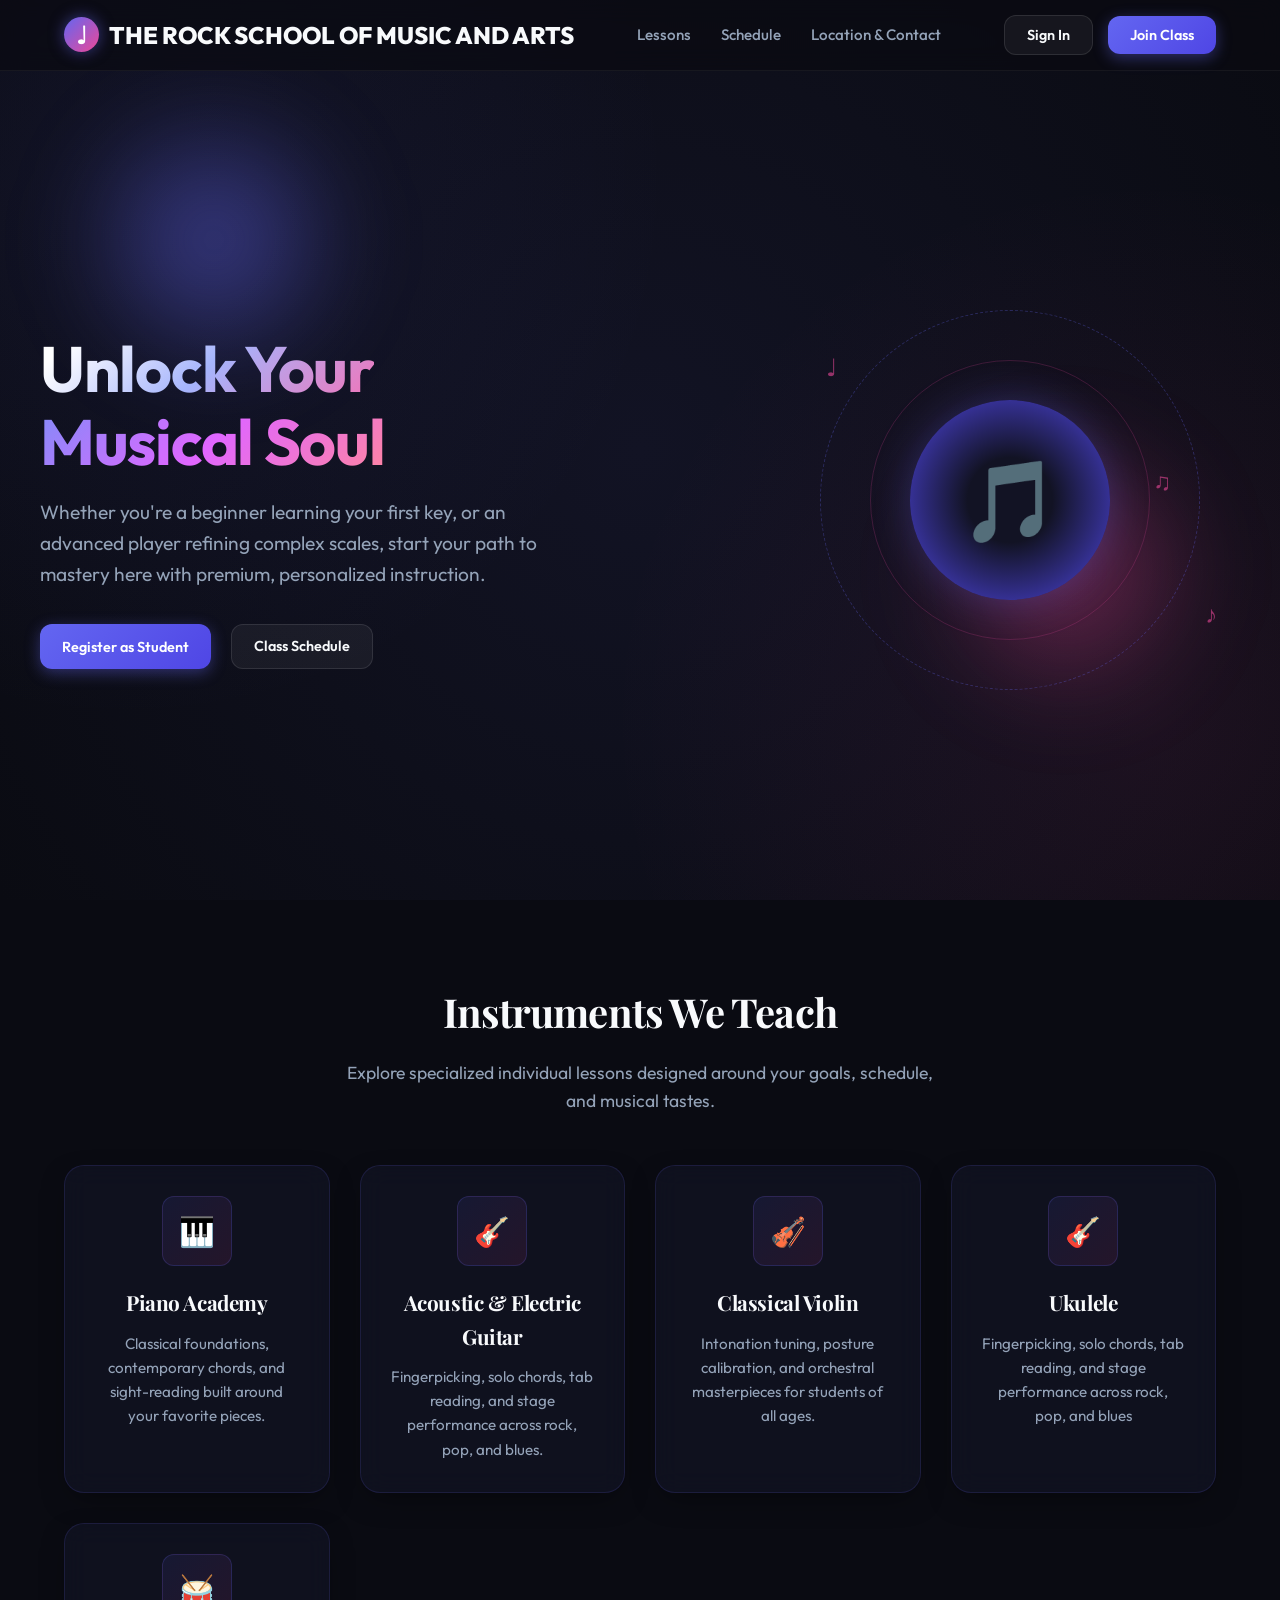
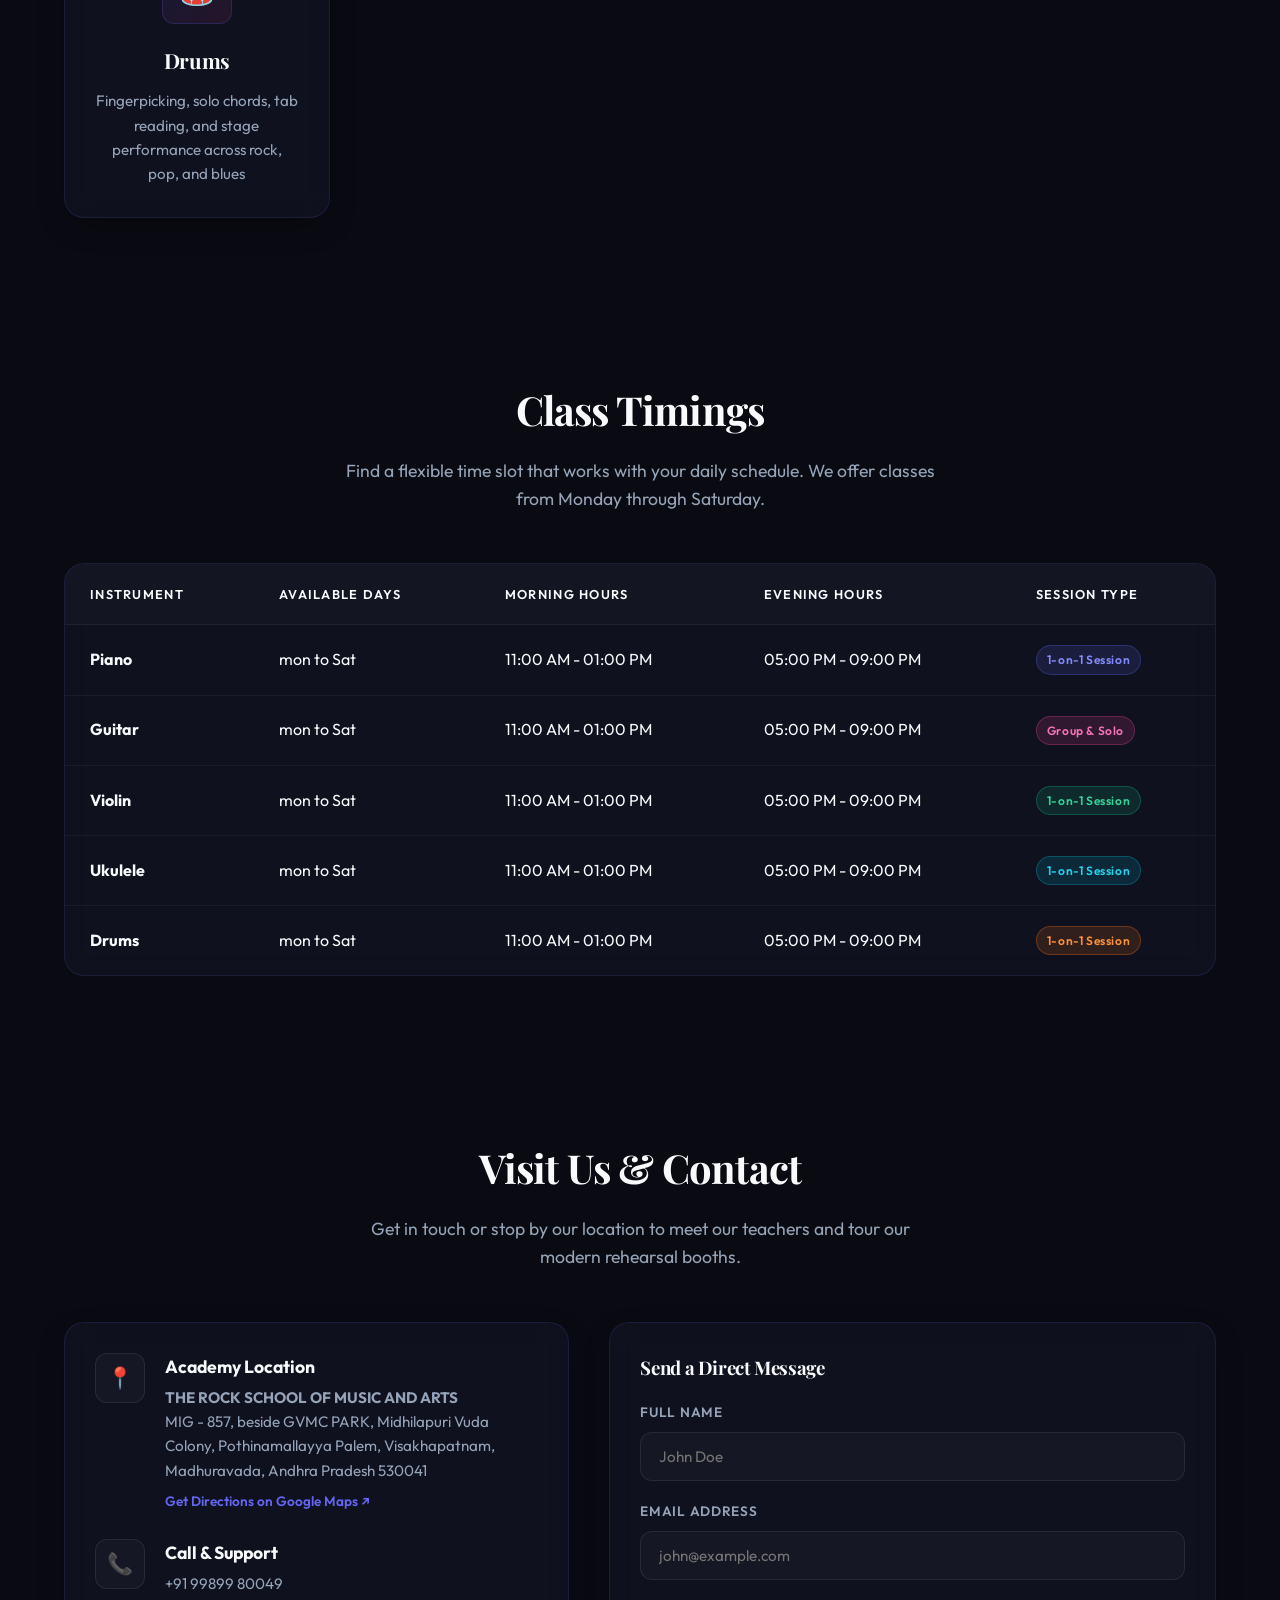
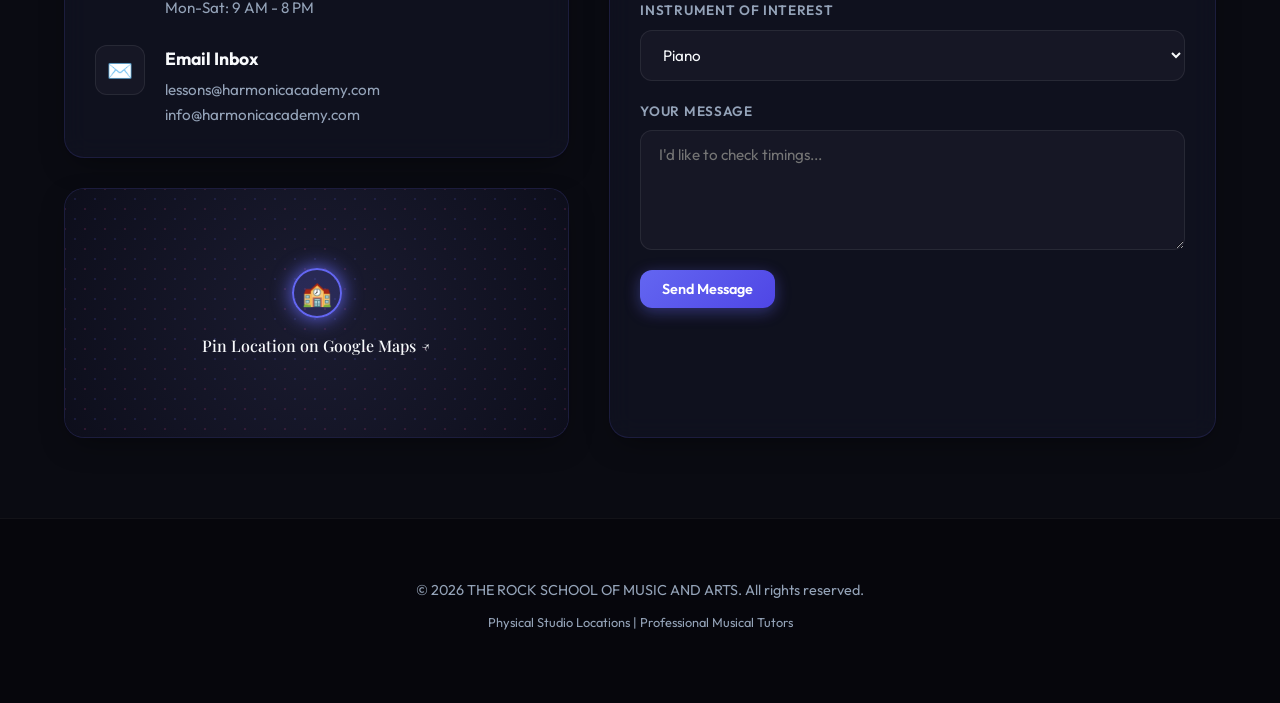
<file: index.html>
<!DOCTYPE html>
<html lang="en">
<head>
  <meta charset="UTF-8">
  <meta name="viewport" content="width=device-width, initial-scale=1.0">
  <title>THE ROCK SCHOOL OF MUSIC AND ARTS | Music Lessons & Student Hub</title>
  <meta name="description" content="Explore custom music lessons for Piano, Guitar, Violin, and Vocals. Manage classes and track practice times in our student portal.">
  <link rel="stylesheet" href="styles.css?v=1.1">
</head>
<body>

  <!-- Toast Notification Container -->
  <div id="toast-container" class="toast-container"></div>

  <!-- Header Section -->
  <header id="main-header">
    <div class="nav-container">
      <a href="#" class="logo" onclick="app.showView('landing')">
        <div class="logo-icon">
          <span>♩</span>
        </div>
        <span>THE ROCK SCHOOL OF MUSIC AND ARTS</span>
      </a>
      <nav>
        <ul id="nav-links">
          <li><a href="#services" class="active">Lessons</a></li>
          <li><a href="#schedule">Schedule</a></li>
          <li><a href="#contact">Location & Contact</a></li>
        </ul>
      </nav>
      <div class="nav-buttons" id="auth-nav-buttons">
        <!-- Dynamic based on login state -->
        <button class="btn btn-secondary" onclick="app.openAuthModal('login')">Sign In</button>
        <button class="btn btn-primary" onclick="app.openAuthModal('signup')">Join Class</button>
      </div>
    </div>
  </header>

  <!-- VIEW 1: LANDING PAGE -->
  <div id="view-landing" class="app-view active">
    <!-- Hero Section -->
    <section class="hero">
      <div class="glow-orb" style="top: 10%; left: 5%;"></div>
      <div class="glow-orb" style="bottom: 20%; right: 5%; --primary-glow: var(--secondary-glow);"></div>
      <div class="container hero-grid">
        <div class="hero-content">
          <h1 class="musical-heading"><span class="gradient-text">Unlock Your</span><br><span class="accent-gradient-text">Musical Soul</span></h1>
          <p>Whether you're a beginner learning your first key, or an advanced player refining complex scales, start your path to mastery here with premium, personalized instruction.</p>
          <div class="hero-btns">
            <button class="btn btn-primary" onclick="app.openAuthModal('signup')">Register as Student</button>
            <a href="#schedule" class="btn btn-secondary">Class Schedule</a>
          </div>
        </div>
        <div class="hero-visual">
          <div class="music-circle">
            <div class="music-circle-inner">
              <div class="music-artwork">
                <span>🎵</span>
              </div>
            </div>
          </div>
          <div class="floating-note fn-1">♩</div>
          <div class="floating-note fn-2">♪</div>
          <div class="floating-note fn-3">♫</div>
        </div>
      </div>
    </section>

    <!-- Services / Lessons Section -->
    <section id="services" class="container">
      <div class="section-header">
        <h2>Instruments We Teach</h2>
        <p>Explore specialized individual lessons designed around your goals, schedule, and musical tastes.</p>
      </div>
      <div class="services-grid">
        <div class="glass-card service-card">
          <div class="service-icon">🎹</div>
          <h3>Piano Academy</h3>
          <p>Classical foundations, contemporary chords, and sight-reading built around your favorite pieces.</p>
        </div>
        <div class="glass-card service-card">
          <div class="service-icon">🎸</div>
          <h3>Acoustic & Electric Guitar</h3>
          <p>Fingerpicking, solo chords, tab reading, and stage performance across rock, pop, and blues.</p>
        </div>
        <div class="glass-card service-card">
          <div class="service-icon">🎻</div>
          <h3>Classical Violin</h3>
          <p>Intonation tuning, posture calibration, and orchestral masterpieces for students of all ages.</p>
        </div>
        <div class="glass-card service-card">
          <div class="service-icon">🎸</div>
          <h3>Ukulele</h3>
          <p>Fingerpicking, solo chords, tab reading, and stage performance across rock, pop, and blues</p>
        </div>
	 <div class="glass-card service-card">
          <div class="service-icon">🥁</div>
          <h3>Drums</h3>
          <p>Fingerpicking, solo chords, tab reading, and stage performance across rock, pop, and blues</p>
        </div>
      </div>
    </section>

    <!-- Schedule / Timings Grid -->
    <section id="schedule" class="container">
      <div class="section-header">
        <h2>Class Timings</h2>
        <p>Find a flexible time slot that works with your daily schedule. We offer classes from Monday through Saturday.</p>
      </div>
      <div class="schedule-table-wrapper">
        <table class="schedule-table">
          <thead>
            <tr>
              <th>Instrument</th>
              <th>Available Days</th>
              <th>Morning Hours</th>
              <th>Evening Hours</th>
              <th>Session Type</th>
            </tr>
          </thead>
          <tbody>
            <tr>
              <td><strong>Piano</strong></td>
              <td>mon to Sat</td>
              <td>11:00 AM - 01:00 PM</td>
              <td>05:00 PM - 09:00 PM</td>
              <td><span class="schedule-tag tag-piano">1-on-1 Session</span></td>
            </tr>
            <tr>
              <td><strong>Guitar</strong></td>
               <td>mon to Sat</td>
              <td>11:00 AM - 01:00 PM</td>
              <td>05:00 PM - 09:00 PM</td>

              <td><span class="schedule-tag tag-guitar">Group & Solo</span></td>
            </tr>
            <tr>
              <td><strong>Violin</strong></td>
               <td>mon to Sat</td>
              <td>11:00 AM - 01:00 PM</td>
              <td>05:00 PM - 09:00 PM</td>
              <td><span class="schedule-tag tag-violin">1-on-1 Session</span></td>
            </tr>
	     <tr>
              <td><strong>Ukulele</strong></td>
               <td>mon to Sat</td>
              <td>11:00 AM - 01:00 PM</td>
              <td>05:00 PM - 09:00 PM</td>
              <td><span class="schedule-tag tag-ukulele">1-on-1 Session</span></td>
            </tr>
		<tr>
              <td><strong>Drums</strong></td>
               <td>mon to Sat</td>
              <td>11:00 AM - 01:00 PM</td>
              <td>05:00 PM - 09:00 PM</td>
              <td><span class="schedule-tag tag-drums">1-on-1 Session</span></td>
            </tr>

                     </tbody>
        </table>
      </div>
    </section>

    <!-- Map & Contact Grid -->
    <section id="contact" class="container">
      <div class="section-header">
        <h2>Visit Us & Contact</h2>
        <p>Get in touch or stop by our location to meet our teachers and tour our modern rehearsal booths.</p>
      </div>
      <div class="contact-grid">
        <div class="contact-info-panel">
          <div class="glass-card">
            <div class="info-item" style="margin-bottom: 25px;">
              <div class="info-icon">📍</div>
              <div class="info-content">
                <h4>Academy Location</h4>
                <p><strong>THE ROCK SCHOOL OF MUSIC AND ARTS</strong><br>MIG - 857, beside GVMC PARK, Midhilapuri Vuda Colony, Pothinamallayya Palem, Visakhapatnam, Madhuravada, Andhra Pradesh 530041</p>
                <a href="https://maps.google.com/maps?q=17.804473,83.362228%20%28THE%20ROCK%20SCHOOL%20OF%20MUSIC%20AND%20ARTS%29&amp;z=17" target="_blank" rel="noopener noreferrer" style="display: inline-flex; align-items: center; gap: 5px; color: var(--primary); font-weight: 600; text-decoration: none; font-size: 0.85rem; margin-top: 8px; transition: var(--transition-smooth);" onmouseover="this.style.color='var(--secondary)'" onmouseout="this.style.color='var(--primary)'">
                  Get Directions on Google Maps ↗
                </a>
              </div>
            </div>
            <div class="info-item" style="margin-bottom: 25px;">
              <div class="info-icon">📞</div>
              <div class="info-content">
                <h4>Call & Support</h4>
                <p>+91 99899 80049<br>Mon-Sat: 9 AM - 8 PM</p>
              </div>
            </div>
            <div class="info-item">
              <div class="info-icon">✉️</div>
              <div class="info-content">
                <h4>Email Inbox</h4>
                <p>lessons@harmonicacademy.com<br>info@harmonicacademy.com</p>
              </div>
            </div>
          </div>

          <!-- Location Map Widget -->
          <a href="https://maps.google.com/maps?q=17.804473,83.362228%20%28THE%20ROCK%20SCHOOL%20OF%20MUSIC%20AND%20ARTS%29&amp;z=17" target="_blank" rel="noopener noreferrer" class="glass-card map-card" style="display: block; text-decoration: none; color: inherit;">
            <div class="map-art"></div>
            <div class="map-placeholder">
              <div class="map-location-pin">
                <span>🏫</span>
              </div>
              <span class="map-caption" style="margin-top: 15px; font-weight: 500; font-family: 'Playfair Display', serif;">Pin Location on Google Maps ↗</span>
            </div>
          </a>
        </div>

        <!-- Contact Form -->
        <div class="glass-card">
          <h3 style="margin-bottom: 20px;">Send a Direct Message</h3>
          <form id="contactForm" class="contact-form" onsubmit="app.handleContactSubmit(event)">
            <div class="form-group">
              <label for="c-name">Full Name</label>
              <input type="text" id="c-name" class="form-control" placeholder="John Doe" required>
            </div>
            <div class="form-group">
              <label for="c-email">Email Address</label>
              <input type="email" id="c-email" class="form-control" placeholder="john@example.com" required>
            </div>
            <div class="form-group">
              <label for="c-instrument">Instrument of Interest</label>
              <select id="c-instrument" class="form-control">
                <option value="Piano">Piano</option>
                <option value="Guitar">Guitar</option>
                <option value="Violin">Violin</option>
                <option value="Vocals">Voice & Vocal</option>
              </select>
            </div>
            <div class="form-group">
              <label for="c-message">Your Message</label>
              <textarea id="c-message" class="form-control" placeholder="I'd like to check timings..." required></textarea>
            </div>
            <button type="submit" class="btn btn-primary" style="align-self: flex-start;">Send Message</button>
          </form>
        </div>
      </div>
    </section>
  </div>

  <!-- VIEW 2: STUDENT PORTAL -->
  <div id="view-student-portal" class="app-view">
    <div class="container portal-layout">
      <div class="portal-header">
        <div class="portal-title-area">
          <p>Welcome Back,</p>
          <h2 id="student-display-name" class="accent-gradient-text">Student Name</h2>
        </div>
        <div class="nav-buttons">
          <button class="btn btn-secondary" id="student-badge-btn">Student Hub</button>
          <button class="btn btn-danger" onclick="app.logout()">Sign Out</button>
        </div>
      </div>

      <div class="dashboard-grid">
        <!-- Main Column -->
        <div class="dashboard-main-col">
          <div class="stats-cards-grid">
            <div class="glass-card stat-widget">
              <div class="stat-widget-icon">⏱️</div>
              <div class="stat-widget-info">
                <div class="num" id="stat-total-practice">0 hrs</div>
                <div class="label">Total Practice</div>
              </div>
            </div>
            <div class="glass-card stat-widget">
              <div class="stat-widget-icon">🏅</div>
              <div class="stat-widget-info">
                <div class="num" id="stat-badges-unlocked">0/6</div>
                <div class="label">Badges Earned</div>
              </div>
            </div>
            <div class="glass-card stat-widget">
              <div class="stat-widget-icon">🎵</div>
              <div class="stat-widget-info">
                <div class="num" id="student-assigned-instrument">-</div>
                <div class="label">My Instrument</div>
              </div>
            </div>
          </div>

          <!-- Goal Box & Lesson details -->
          <div class="glass-card">
            <h3 style="display: flex; align-items: center; gap: 10px;">
              <span>🎯</span> Active Lesson Plan
            </h3>
            <div class="goal-box">
              <h4 id="student-lesson-target">No active target. Ask your instructor!</h4>
              <p>Work on this daily and log your sessions using the practice timer on the right to track goals.</p>
            </div>
          </div>

          <!-- Teacher reviews/feedback -->
          <div class="glass-card">
            <h3 style="margin-bottom: 20px; display: flex; align-items: center; gap: 10px;">
              <span>📝</span> Lesson Feedback Log
            </h3>
            <div class="feedback-timeline" id="student-feedback-timeline">
              <!-- Dynamically rendered -->
            </div>
          </div>
        </div>

        <!-- Sidebar (Stopwatch Practice Tracker & Badges) -->
        <div class="dashboard-sidebar-col">
          <!-- Stopwatch practice log -->
          <div class="glass-card practice-timer-container">
            <h3>⏱️ Practice Stopwatch</h3>
            <p style="color: var(--text-muted); font-size: 0.85rem; margin-top: 5px;">Time your actual study logs directly from here</p>
            <div class="timer-clock" id="timer-clock">00:00</div>
            <div class="timer-controls">
              <button class="btn btn-primary" id="btn-timer-start" onclick="app.toggleTimer()">Start Practice</button>
              <button class="btn btn-secondary" id="btn-timer-reset" onclick="app.resetTimer()" disabled>Reset</button>
            </div>
          </div>

          <!-- Unlocked Badges -->
          <div class="glass-card">
            <h3>🏅 Accomplishments</h3>
            <p style="color: var(--text-muted); font-size: 0.85rem; margin-top: 5px;">Awarded by your instructor as you progress</p>
            <div class="badges-showcase" id="student-badges-container">
              <!-- Dynamically populated -->
            </div>
          </div>
        </div>
      </div>
    </div>
  </div>

  <!-- VIEW 3: TEACHER PORTAL -->
  <div id="view-teacher-portal" class="app-view">
    <div class="container portal-layout">
      <div class="portal-header">
        <div class="portal-title-area">
          <p>Teacher Console</p>
          <h2 class="accent-gradient-text" id="teacher-display-name">Instructor Panel</h2>
        </div>
        <div class="nav-buttons">
          <button class="btn btn-danger" onclick="app.logout()">Sign Out</button>
        </div>
      </div>

      <div class="teacher-grid">
        <!-- Student Directory List -->
        <div class="glass-card" style="display: flex; flex-direction: column;">
          <h3 style="margin-bottom: 15px;">Student Directory</h3>
          <div class="student-list-container" id="teacher-student-list">
            <!-- Dynamically populated student list selectors -->
          </div>
        </div>

        <!-- Selected Student Editor Pane -->
        <div class="glass-card student-editor-pane" id="teacher-editor-pane">
          <!-- Populated when a student is selected -->
          <div style="text-align: center; padding: 40px 0; color: var(--text-muted);" id="no-student-selected">
            <span style="font-size: 3rem;">👈</span>
            <p style="margin-top: 15px;">Select a student from the directory to review their logs, award accomplishments, and post feedback.</p>
          </div>

          <div id="student-editor-active" style="display: none;">
            <div class="editor-section-header">
              <h3 id="editor-student-name">Student Name</h3>
              <p id="editor-student-meta" style="color: var(--text-muted); font-size: 0.9rem;">Instrument | Total hours practiced</p>
            </div>

            <!-- Update Lesson Targets Form -->
            <form onsubmit="app.updateStudentGoal(event)" style="margin-bottom: 25px;">
              <h4 style="margin-bottom: 10px;">Update Target Lesson Goal</h4>
              <div style="display: flex; gap: 15px;">
                <input type="text" id="edit-goal-input" class="form-control" style="flex: 1;" placeholder="e.g., Learn G major scale" required>
                <button type="submit" class="btn btn-primary">Update Goal</button>
              </div>
            </form>

            <!-- Badge Updates Selector -->
            <div style="margin-bottom: 25px;">
              <h4 style="margin-bottom: 5px;">Award Accomplishments</h4>
              <p style="color: var(--text-muted); font-size: 0.85rem; margin-bottom: 12px;">Toggle accomplishments to award to this student</p>
              <div class="badge-picker-grid" id="teacher-badge-picker">
                <!-- Badges checkboxes rendered dynamic -->
              </div>
            </div>

            <!-- Post New Comment/Review -->
            <form onsubmit="app.addTeacherFeedback(event)">
              <h4 style="margin-bottom: 10px;">Post Lesson Review & Comments</h4>
              <div class="form-group" style="margin-bottom: 15px;">
                <textarea id="edit-feedback-input" class="form-control" placeholder="Write a short lesson review or assignment feedback details..." required></textarea>
              </div>
              <button type="submit" class="btn btn-secondary">Submit Review</button>
            </form>
          </div>

        </div>
      </div>
    </div>
  </div>

  <!-- AUTHENTICATION OVERLAY MODAL -->
  <div class="modal-overlay" id="auth-modal">
    <div class="glass-card modal-box">
      <button class="modal-close-btn" onclick="app.closeAuthModal()">&times;</button>
      
      <div class="auth-tabs">
        <button class="auth-tab active" id="tab-login" onclick="app.switchAuthTab('login')">Sign In</button>
        <button class="auth-tab" id="tab-signup" onclick="app.switchAuthTab('signup')">Sign Up</button>
      </div>

      <!-- Log In Form -->
      <form id="login-form" class="auth-form active" onsubmit="app.handleAuthSubmit(event, 'login')">
        <div class="form-group">
          <label for="l-email">Registered Email</label>
          <input type="email" id="l-email" class="form-control" placeholder="student@example.com" required>
        </div>
        <div class="form-group">
          <label for="l-password">Password</label>
          <input type="password" id="l-password" class="form-control" placeholder="••••••••" required>
        </div>
        <button type="submit" class="btn btn-primary" style="margin-top: 10px;">Sign In</button>
        <p class="auth-switch-prompt">Don't have an account? <span onclick="app.switchAuthTab('signup')">Create Account</span></p>
      </form>

      <!-- Sign Up Form -->
      <form id="signup-form" class="auth-form" onsubmit="app.handleAuthSubmit(event, 'signup')">
        <div class="form-group">
          <label for="s-name">Your Full Name</label>
          <input type="text" id="s-name" class="form-control" placeholder="Jane Doe" required>
        </div>
        <div class="form-group">
          <label for="s-email">Email Address</label>
          <input type="email" id="s-email" class="form-control" placeholder="jane@example.com" required>
        </div>
        <div class="form-group">
          <label for="s-password">Password</label>
          <input type="password" id="s-password" class="form-control" placeholder="••••••••" required>
        </div>
        <div class="form-group">
          <label for="s-instrument">Select Primary Instrument</label>
          <select id="s-instrument" class="form-control">
            <option value="Piano">Piano</option>
            <option value="Guitar">Guitar</option>
            <option value="Violin">Violin</option>
            <option value="Vocals">Voice & Vocal</option>
          </select>
        </div>
        <div class="form-row-checkbox">
          <input type="checkbox" id="s-is-teacher">
          <label for="s-is-teacher">Register as Instructor/Teacher</label>
        </div>
        <button type="submit" class="btn btn-primary" style="margin-top: 10px;">Create Account</button>
        <p class="auth-switch-prompt">Already have an account? <span onclick="app.switchAuthTab('login')">Sign In</span></p>
      </form>
    </div>
  </div>

  <!-- Footer -->
  <footer>
    <div class="container" style="padding: 20px 0;">
      <p>&copy; 2026 THE ROCK SCHOOL OF MUSIC AND ARTS. All rights reserved.</p>
      <p style="color: var(--text-muted); font-size: 0.8rem;">Physical Studio Locations | Professional Musical Tutors</p>
    </div>
  </footer>

  <script src="app.js"></script>
</body>
</html>
</file>
<file: styles.css>
@import url('https://fonts.googleapis.com/css2?family=Outfit:wght@300;400;500;600;700;800&family=Playfair+Display:ital,wght@0,400;0,600;0,700;1,400&display=swap');

:root {
  --bg-primary: #0a0b12;
  --bg-secondary: #121324;
  --bg-card: rgba(24, 25, 47, 0.45);
  --bg-card-hover: rgba(35, 36, 68, 0.6);
  --border-color: rgba(99, 102, 241, 0.15);
  --border-color-hover: rgba(99, 102, 241, 0.35);
  
  --text-main: #f8fafc;
  --text-muted: #94a3b8;
  
  --primary: #6366f1;
  --primary-glow: rgba(99, 102, 241, 0.5);
  --primary-dark: #4f46e5;
  --secondary: #ec4899;
  --secondary-glow: rgba(236, 72, 153, 0.4);
  --accent: #f59e0b;
  --accent-glow: rgba(245, 158, 11, 0.4);
  --success: #10b981;
  
  --radius-lg: 20px;
  --radius-md: 12px;
  --radius-sm: 8px;
  
  --glass-blur: blur(12px);
  --transition-smooth: all 0.3s cubic-bezier(0.4, 0, 0.2, 1);
  --transition-bounce: all 0.5s cubic-bezier(0.175, 0.885, 0.32, 1.275);
}

/* Global Reset */
* {
  box-sizing: border-box;
  margin: 0;
  padding: 0;
  font-family: 'Outfit', sans-serif;
  scrollbar-width: thin;
  scrollbar-color: var(--primary) var(--bg-primary);
}

body {
  background-color: var(--bg-primary);
  background-image: 
    radial-gradient(circle at 10% 20%, rgba(99, 102, 241, 0.08) 0%, transparent 40%),
    radial-gradient(circle at 90% 80%, rgba(236, 72, 153, 0.08) 0%, transparent 40%),
    radial-gradient(circle at 50% 50%, rgba(18, 19, 36, 1) 0%, rgba(10, 11, 18, 1) 100%);
  background-attachment: fixed;
  color: var(--text-main);
  line-height: 1.6;
  overflow-x: hidden;
  min-height: 100vh;
}

/* Typography Extensions */
h1, h2, h3, .musical-heading {
  font-family: 'Playfair Display', serif;
  font-weight: 700;
  letter-spacing: -0.02em;
}

.gradient-text {
  background: linear-gradient(135deg, #ffffff 10%, #a5b4fc 50%, #f472b6 100%);
  -webkit-background-clip: text;
  -webkit-text-fill-color: transparent;
  background-clip: text;
}

.accent-gradient-text {
  background: linear-gradient(135deg, #818cf8 0%, #e066ff 50%, #ff85a0 100%);
  -webkit-background-clip: text;
  -webkit-text-fill-color: transparent;
  background-clip: text;
}

/* Page Layout */
.container {
  width: 90%;
  max-width: 1200px;
  margin: 0 auto;
  padding: 80px 0;
}

/* Glassmorphism General Card */
.glass-card {
  background: var(--bg-card);
  backdrop-filter: var(--glass-blur);
  -webkit-backdrop-filter: var(--glass-blur);
  border: 1px solid var(--border-color);
  border-radius: var(--radius-lg);
  padding: 30px;
  box-shadow: 0 10px 30px -10px rgba(0, 0, 0, 0.5);
  transition: var(--transition-smooth);
}

.glass-card:hover {
  border-color: var(--border-color-hover);
  box-shadow: 0 15px 35px -5px rgba(99, 102, 241, 0.15);
  transform: translateY(-4px);
}

/* Animated Floating Elements */
.glow-orb {
  position: absolute;
  width: 300px;
  height: 300px;
  border-radius: 50%;
  background: radial-gradient(circle, var(--primary-glow) 0%, transparent 70%);
  filter: blur(40px);
  z-index: -1;
  pointer-events: none;
}

/* Navigation */
header {
  position: fixed;
  top: 0;
  left: 0;
  width: 100%;
  z-index: 100;
  background: rgba(10, 11, 18, 0.7);
  backdrop-filter: var(--glass-blur);
  -webkit-backdrop-filter: var(--glass-blur);
  border-bottom: 1px solid rgba(255, 255, 255, 0.05);
  transition: var(--transition-smooth);
}

header.scrolled {
  background: rgba(10, 11, 18, 0.95);
  box-shadow: 0 10px 30px rgba(0, 0, 0, 0.3);
}

.nav-container {
  max-width: 1200px;
  width: 90%;
  margin: 0 auto;
  height: 70px;
  display: flex;
  justify-content: space-between;
  align-items: center;
}

.logo {
  display: flex;
  align-items: center;
  gap: 10px;
  font-size: 1.5rem;
  font-weight: 800;
  color: var(--text-main);
  text-decoration: none;
  font-family: 'Playfair Display', serif;
}

.logo-icon {
  background: linear-gradient(135deg, var(--primary) 0%, var(--secondary) 100%);
  width: 35px;
  height: 35px;
  border-radius: 50%;
  display: flex;
  align-items: center;
  justify-content: center;
  color: white;
  box-shadow: 0 0 15px var(--primary-glow);
}

.logo-icon i {
  font-style: normal;
  font-size: 1.2rem;
  font-weight: bold;
}

nav ul {
  display: flex;
  list-style: none;
  gap: 30px;
  align-items: center;
}

nav a {
  text-decoration: none;
  color: var(--text-muted);
  font-weight: 500;
  font-size: 0.95rem;
  transition: var(--transition-smooth);
  position: relative;
}

nav a:hover, nav a.active {
  color: var(--text-main);
}

nav a::after {
  content: '';
  position: absolute;
  bottom: -6px;
  left: 0;
  width: 0;
  height: 2px;
  background: linear-gradient(90deg, var(--primary), var(--secondary));
  transition: var(--transition-smooth);
}

nav a:hover::after, nav a.active::after {
  width: 100%;
}

.nav-buttons {
  display: flex;
  align-items: center;
  gap: 15px;
}

.btn {
  padding: 10px 22px;
  border-radius: var(--radius-md);
  font-weight: 600;
  font-size: 0.9rem;
  cursor: pointer;
  transition: var(--transition-bounce);
  border: none;
  display: inline-flex;
  align-items: center;
  gap: 8px;
  text-decoration: none;
}

.btn-primary {
  background: linear-gradient(135deg, var(--primary) 0%, var(--primary-dark) 100%);
  color: white;
  box-shadow: 0 4px 15px rgba(99, 102, 241, 0.4);
}

.btn-primary:hover {
  transform: translateY(-2px);
  box-shadow: 0 6px 20px rgba(99, 102, 241, 0.6);
}

.btn-secondary {
  background: rgba(255, 255, 255, 0.05);
  border: 1px solid rgba(255, 255, 255, 0.1);
  color: var(--text-main);
}

.btn-secondary:hover {
  background: rgba(255, 255, 255, 0.1);
  border-color: rgba(255, 255, 255, 0.2);
  transform: translateY(-2px);
}

.btn-danger {
  background: rgba(239, 68, 68, 0.15);
  border: 1px solid rgba(239, 68, 68, 0.3);
  color: #ef4444;
}

.btn-danger:hover {
  background: rgba(239, 68, 68, 0.3);
  transform: translateY(-2px);
}

/* User Menu Dropdown */
.user-menu {
  position: relative;
  display: flex;
  align-items: center;
  gap: 10px;
  cursor: pointer;
}

.user-avatar {
  width: 38px;
  height: 38px;
  border-radius: 50%;
  background: linear-gradient(135deg, var(--secondary) 0%, var(--primary) 100%);
  display: flex;
  align-items: center;
  justify-content: center;
  font-weight: 700;
  font-size: 0.95rem;
  color: white;
  border: 2px solid rgba(255, 255, 255, 0.2);
}

.mobile-menu-btn {
  display: none;
  font-size: 1.5rem;
  color: var(--text-main);
  background: none;
  border: none;
  cursor: pointer;
}

/* Hero Section */
.hero {
  min-height: 100vh;
  display: flex;
  align-items: center;
  position: relative;
  overflow: hidden;
  padding-top: 100px;
}

.hero-grid {
  display: grid;
  grid-template-columns: 1.2fr 0.8fr;
  gap: 50px;
  align-items: center;
  width: 100%;
}

.hero-content h1 {
  font-size: 4rem;
  line-height: 1.1;
  margin-bottom: 20px;
}

.hero-content p {
  font-size: 1.2rem;
  color: var(--text-muted);
  margin-bottom: 35px;
  max-width: 550px;
}

.hero-btns {
  display: flex;
  gap: 20px;
}

.hero-visual {
  position: relative;
  display: flex;
  justify-content: center;
  align-items: center;
}

.music-circle {
  width: 380px;
  height: 380px;
  border-radius: 50%;
  border: 1px dashed rgba(99, 102, 241, 0.3);
  display: flex;
  align-items: center;
  justify-content: center;
  position: relative;
  animation: rotate 60s linear infinite;
}

.music-circle-inner {
  width: 280px;
  height: 280px;
  border-radius: 50%;
  border: 1px solid rgba(236, 72, 153, 0.2);
  display: flex;
  align-items: center;
  justify-content: center;
  position: relative;
}

.music-artwork {
  width: 200px;
  height: 200px;
  border-radius: 50%;
  background: radial-gradient(circle, var(--bg-secondary) 30%, var(--primary-dark) 100%);
  display: flex;
  align-items: center;
  justify-content: center;
  box-shadow: 0 0 40px rgba(99, 102, 241, 0.3);
  position: relative;
}

.music-artwork span {
  font-size: 5rem;
  animation: pulse-note 3s ease-in-out infinite;
}

.floating-note {
  position: absolute;
  font-size: 1.5rem;
  color: var(--secondary);
  opacity: 0.6;
  pointer-events: none;
}

.fn-1 { top: 10%; left: 10%; animation: float-up 6s ease-in-out infinite; }
.fn-2 { bottom: 15%; right: 5%; animation: float-up 8s ease-in-out infinite 2s; }
.fn-3 { top: 40%; right: 15%; animation: float-up 7s ease-in-out infinite 4s; }

/* Sections general structure */
section {
  position: relative;
}

.section-header {
  text-align: center;
  margin-bottom: 50px;
}

.section-header h2 {
  font-size: 2.5rem;
  margin-bottom: 15px;
}

.section-header p {
  color: var(--text-muted);
  font-size: 1.1rem;
  max-width: 600px;
  margin: 0 auto;
}

/* Services / Instruments Taught */
.services-grid {
  display: grid;
  grid-template-columns: repeat(auto-fit, minmax(260px, 1fr));
  gap: 30px;
}

.service-card {
  text-align: center;
  display: flex;
  flex-direction: column;
  align-items: center;
}

.service-icon {
  width: 70px;
  height: 70px;
  border-radius: var(--radius-md);
  background: linear-gradient(135deg, rgba(99, 102, 241, 0.1) 0%, rgba(236, 72, 153, 0.1) 100%);
  border: 1px solid rgba(99, 102, 241, 0.2);
  display: flex;
  align-items: center;
  justify-content: center;
  margin-bottom: 20px;
  font-size: 1.8rem;
  color: var(--primary);
  transition: var(--transition-bounce);
}

.service-card:hover .service-icon {
  transform: scale(1.15) rotate(5deg);
  background: linear-gradient(135deg, var(--primary) 0%, var(--secondary) 100%);
  color: white;
  box-shadow: 0 10px 20px var(--primary-glow);
}

.service-card h3 {
  margin-bottom: 12px;
  font-size: 1.3rem;
}

.service-card p {
  color: var(--text-muted);
  font-size: 0.95rem;
}

/* Schedule / Timings Grid */
.schedule-table-wrapper {
  overflow-x: auto;
  border-radius: var(--radius-lg);
  border: 1px solid var(--border-color);
  background: var(--bg-card);
  backdrop-filter: var(--glass-blur);
}

.schedule-table {
  width: 100%;
  border-collapse: collapse;
  text-align: left;
  min-width: 700px;
}

.schedule-table th, .schedule-table td {
  padding: 20px 25px;
  border-bottom: 1px solid rgba(255, 255, 255, 0.05);
}

.schedule-table th {
  background: rgba(255, 255, 255, 0.02);
  font-weight: 600;
  color: var(--text-main);
  text-transform: uppercase;
  font-size: 0.8rem;
  letter-spacing: 0.1em;
}

.schedule-table tr:last-child td {
  border-bottom: none;
}

.schedule-table tbody tr {
  transition: var(--transition-smooth);
}

.schedule-table tbody tr:hover {
  background: rgba(99, 102, 241, 0.05);
}

.schedule-tag {
  display: inline-block;
  padding: 4px 10px;
  border-radius: 20px;
  font-size: 0.75rem;
  font-weight: 600;
  letter-spacing: 0.05em;
}

.tag-piano { background: rgba(99, 102, 241, 0.15); color: #818cf8; border: 1px solid rgba(99, 102, 241, 0.3); }
.tag-guitar { background: rgba(236, 72, 153, 0.15); color: #f472b6; border: 1px solid rgba(236, 72, 153, 0.3); }
.tag-violin { background: rgba(16, 185, 129, 0.15); color: #34d399; border: 1px solid rgba(16, 185, 129, 0.3); }
.tag-vocal { background: rgba(245, 158, 11, 0.15); color: #fbbf24; border: 1px solid rgba(245, 158, 11, 0.3); }
.tag-ukulele { background: rgba(6, 182, 212, 0.15); color: #22d3ee; border: 1px solid rgba(6, 182, 212, 0.3); }
.tag-drums { background: rgba(249, 115, 22, 0.15); color: #fb923c; border: 1px solid rgba(249, 115, 22, 0.3); }

/* Location & Contact Grid */
.contact-grid {
  display: grid;
  grid-template-columns: 1fr 1.2fr;
  gap: 40px;
}

.contact-info-panel {
  display: flex;
  flex-direction: column;
  gap: 30px;
}

.info-item {
  display: flex;
  gap: 20px;
  align-items: flex-start;
}

.info-icon {
  width: 50px;
  height: 50px;
  border-radius: var(--radius-md);
  background: rgba(255, 255, 255, 0.03);
  border: 1px solid rgba(255, 255, 255, 0.08);
  display: flex;
  align-items: center;
  justify-content: center;
  font-size: 1.3rem;
  color: var(--primary);
  flex-shrink: 0;
}

.info-content h4 {
  font-size: 1.1rem;
  margin-bottom: 5px;
}

.info-content p {
  color: var(--text-muted);
  font-size: 0.95rem;
}

/* Map Card */
.map-card {
  overflow: hidden;
  padding: 0;
  height: 250px;
  position: relative;
  border: 1px solid var(--border-color);
}

.map-placeholder {
  width: 100%;
  height: 100%;
  background: radial-gradient(circle at center, #1b1c31 0%, #0d0e1b 100%);
  display: flex;
  flex-direction: column;
  align-items: center;
  justify-content: center;
  text-align: center;
  padding: 20px;
}

.map-art {
  position: absolute;
  width: 100%;
  height: 100%;
  opacity: 0.15;
  background-image: 
    radial-gradient(#6366f1 1px, transparent 1px), 
    radial-gradient(#ec4899 1px, transparent 1px);
  background-size: 20px 20px;
  background-position: 0 0, 10px 10px;
  z-index: 1;
}

.map-location-pin {
  width: 50px;
  height: 50px;
  border-radius: 50%;
  background: rgba(99, 102, 241, 0.2);
  border: 2px solid var(--primary);
  display: flex;
  align-items: center;
  justify-content: center;
  box-shadow: 0 0 20px var(--primary);
  animation: pulse-pin 2s infinite;
  z-index: 2;
}

.map-location-pin span {
  font-size: 1.5rem;
}

.map-caption {
  margin-top: 15px;
  font-weight: 500;
  z-index: 2;
  font-family: 'Playfair Display', serif;
}

/* Contact Form styling */
.contact-form {
  display: flex;
  flex-direction: column;
  gap: 20px;
}

.form-group {
  display: flex;
  flex-direction: column;
  gap: 8px;
}

.form-group label {
  font-size: 0.85rem;
  font-weight: 600;
  color: var(--text-muted);
  text-transform: uppercase;
  letter-spacing: 0.05em;
}

.form-control {
  background: rgba(255, 255, 255, 0.03);
  border: 1px solid rgba(255, 255, 255, 0.08);
  border-radius: var(--radius-md);
  padding: 14px 18px;
  color: var(--text-main);
  font-size: 0.95rem;
  transition: var(--transition-smooth);
}

.form-control:focus {
  outline: none;
  background: rgba(255, 255, 255, 0.06);
  border-color: var(--primary);
  box-shadow: 0 0 0 4px rgba(99, 102, 241, 0.15);
}

textarea.form-control {
  resize: vertical;
  min-height: 120px;
}

/* Auth Modal Overlay & Box */
.modal-overlay {
  position: fixed;
  top: 0;
  left: 0;
  width: 100%;
  height: 100%;
  background: rgba(6, 6, 12, 0.85);
  backdrop-filter: blur(8px);
  z-index: 200;
  display: flex;
  align-items: center;
  justify-content: center;
  opacity: 0;
  pointer-events: none;
  transition: var(--transition-smooth);
}

.modal-overlay.active {
  opacity: 1;
  pointer-events: auto;
}

.modal-box {
  width: 100%;
  max-width: 450px;
  transform: translateY(20px);
  transition: var(--transition-bounce);
  position: relative;
}

.modal-overlay.active .modal-box {
  transform: translateY(0);
}

.modal-close-btn {
  position: absolute;
  top: 20px;
  right: 20px;
  background: none;
  border: none;
  font-size: 1.5rem;
  color: var(--text-muted);
  cursor: pointer;
  transition: var(--transition-smooth);
}

.modal-close-btn:hover {
  color: var(--text-main);
}

.auth-tabs {
  display: flex;
  border-bottom: 1px solid rgba(255, 255, 255, 0.05);
  margin-bottom: 25px;
}

.auth-tab {
  flex: 1;
  text-align: center;
  padding: 12px;
  font-weight: 600;
  font-size: 0.95rem;
  color: var(--text-muted);
  background: none;
  border: none;
  cursor: pointer;
  transition: var(--transition-smooth);
  position: relative;
}

.auth-tab.active {
  color: var(--text-main);
}

.auth-tab.active::after {
  content: '';
  position: absolute;
  bottom: 0;
  left: 0;
  width: 100%;
  height: 2px;
  background: linear-gradient(90deg, var(--primary), var(--secondary));
}

.auth-form {
  display: none;
  flex-direction: column;
  gap: 20px;
}

.auth-form.active {
  display: flex;
}

.form-row-checkbox {
  display: flex;
  align-items: center;
  gap: 10px;
}

.form-row-checkbox input {
  width: 18px;
  height: 18px;
  accent-color: var(--primary);
  cursor: pointer;
}

.form-row-checkbox label {
  font-size: 0.9rem;
  cursor: pointer;
  color: var(--text-muted);
}

.auth-switch-prompt {
  text-align: center;
  font-size: 0.9rem;
  color: var(--text-muted);
  margin-top: 15px;
}

.auth-switch-prompt span {
  color: var(--primary);
  font-weight: 600;
  cursor: pointer;
}

/* General SPA Views Toggle */
.app-view {
  display: none;
}

.app-view.active {
  display: block;
}

/* PORTAL UI STYLING */
.portal-layout {
  padding-top: 100px;
  min-height: 100vh;
}

.portal-header {
  display: flex;
  justify-content: space-between;
  align-items: center;
  margin-bottom: 40px;
  flex-wrap: wrap;
  gap: 20px;
}

.portal-title-area h2 {
  font-size: 2.2rem;
  margin-bottom: 5px;
}

.portal-title-area p {
  color: var(--text-muted);
}

/* Dashboard Widgets Grid */
.dashboard-grid {
  display: grid;
  grid-template-columns: 2fr 1fr;
  gap: 30px;
  margin-bottom: 30px;
}

.dashboard-main-col {
  display: flex;
  flex-direction: column;
  gap: 30px;
}

.dashboard-sidebar-col {
  display: flex;
  flex-direction: column;
  gap: 30px;
}

/* Cards grids */
.stats-cards-grid {
  display: grid;
  grid-template-columns: repeat(auto-fit, minmax(200px, 1fr));
  gap: 20px;
}

.stat-widget {
  display: flex;
  align-items: center;
  gap: 20px;
}

.stat-widget-icon {
  width: 55px;
  height: 55px;
  border-radius: var(--radius-md);
  background: rgba(99, 102, 241, 0.1);
  display: flex;
  align-items: center;
  justify-content: center;
  font-size: 1.5rem;
  color: var(--primary);
}

.stat-widget-info .num {
  font-size: 1.8rem;
  font-weight: 800;
  line-height: 1.2;
}

.stat-widget-info .label {
  font-size: 0.85rem;
  color: var(--text-muted);
  font-weight: 500;
  text-transform: uppercase;
  letter-spacing: 0.05em;
}

/* Practice Timer UI */
.practice-timer-container {
  display: flex;
  flex-direction: column;
  align-items: center;
  justify-content: center;
  padding: 40px 20px;
  text-align: center;
}

.timer-clock {
  font-size: 4rem;
  font-weight: 800;
  letter-spacing: 0.05em;
  font-family: monospace;
  margin: 20px 0;
  background: linear-gradient(135deg, #ffffff 30%, #a5b4fc 80%);
  -webkit-background-clip: text;
  -webkit-text-fill-color: transparent;
  text-shadow: 0 0 20px rgba(255, 255, 255, 0.1);
}

.timer-clock.running {
  background: linear-gradient(135deg, var(--secondary) 30%, var(--primary) 80%);
  -webkit-background-clip: text;
  -webkit-text-fill-color: transparent;
  animation: text-pulse 2s infinite;
}

.timer-controls {
  display: flex;
  gap: 15px;
}

/* Lesson Plan / Goals */
.goal-box {
  border-left: 4px solid var(--primary);
  background: rgba(99, 102, 241, 0.05);
  padding: 20px;
  border-radius: 0 var(--radius-md) var(--radius-md) 0;
  margin-top: 15px;
}

.goal-box h4 {
  font-size: 1.1rem;
  margin-bottom: 8px;
}

.goal-box p {
  color: var(--text-muted);
  font-size: 0.95rem;
}

/* Badges section */
.badges-showcase {
  display: grid;
  grid-template-columns: repeat(auto-fill, minmax(75px, 1fr));
  gap: 20px;
  margin-top: 20px;
}

.badge-item {
  display: flex;
  flex-direction: column;
  align-items: center;
  text-align: center;
  gap: 8px;
  cursor: pointer;
  position: relative;
}

.badge-icon {
  width: 55px;
  height: 55px;
  border-radius: 50%;
  background: rgba(255, 255, 255, 0.03);
  border: 2px solid rgba(255, 255, 255, 0.05);
  display: flex;
  align-items: center;
  justify-content: center;
  font-size: 1.5rem;
  color: rgba(255, 255, 255, 0.2);
  transition: var(--transition-bounce);
  filter: grayscale(1);
}

.badge-item.unlocked .badge-icon {
  background: radial-gradient(circle, rgba(99, 102, 241, 0.15) 0%, rgba(236, 72, 153, 0.15) 100%);
  border-color: var(--primary);
  color: var(--text-main);
  filter: grayscale(0);
  box-shadow: 0 0 15px rgba(99, 102, 241, 0.3);
}

.badge-item.unlocked:hover .badge-icon {
  transform: scale(1.15) rotate(10deg);
  box-shadow: 0 0 25px rgba(236, 72, 153, 0.5);
}

.badge-name {
  font-size: 0.7rem;
  font-weight: 600;
  text-transform: uppercase;
  letter-spacing: 0.05em;
  color: var(--text-muted);
}

.badge-item.unlocked .badge-name {
  color: var(--text-main);
}

.badge-tooltip {
  position: absolute;
  bottom: 105%;
  background: var(--bg-secondary);
  border: 1px solid var(--border-color);
  padding: 8px 12px;
  border-radius: var(--radius-sm);
  font-size: 0.75rem;
  width: 140px;
  text-align: center;
  pointer-events: none;
  opacity: 0;
  transform: translateY(5px);
  transition: var(--transition-smooth);
  box-shadow: 0 5px 15px rgba(0,0,0,0.5);
  z-index: 10;
}

.badge-item:hover .badge-tooltip {
  opacity: 1;
  transform: translateY(0);
}

/* History / Feedbacks section */
.feedback-timeline {
  display: flex;
  flex-direction: column;
  gap: 20px;
  max-height: 350px;
  overflow-y: auto;
  padding-right: 10px;
}

.feedback-card {
  padding: 15px 20px;
  background: rgba(255, 255, 255, 0.02);
  border: 1px solid rgba(255, 255, 255, 0.05);
  border-radius: var(--radius-md);
}

.feedback-meta {
  display: flex;
  justify-content: space-between;
  margin-bottom: 8px;
  font-size: 0.8rem;
}

.feedback-author {
  font-weight: 700;
  color: var(--secondary);
}

.feedback-date {
  color: var(--text-muted);
}

.feedback-text {
  font-size: 0.9rem;
  color: var(--text-main);
}

/* TEACHER PANEL LAYOUT */
.teacher-grid {
  display: grid;
  grid-template-columns: 1fr 1.5fr;
  gap: 30px;
}

.student-list-container {
  display: flex;
  flex-direction: column;
  gap: 15px;
  max-height: 600px;
  overflow-y: auto;
  padding-right: 10px;
}

.student-selector-item {
  display: flex;
  align-items: center;
  justify-content: space-between;
  padding: 15px 20px;
  background: rgba(255, 255, 255, 0.02);
  border: 1px solid rgba(255, 255, 255, 0.05);
  border-radius: var(--radius-md);
  cursor: pointer;
  transition: var(--transition-smooth);
}

.student-selector-item:hover {
  background: rgba(99, 102, 241, 0.08);
  border-color: rgba(99, 102, 241, 0.2);
}

.student-selector-item.active {
  background: rgba(99, 102, 241, 0.15);
  border-color: var(--primary);
  box-shadow: 0 0 15px rgba(99, 102, 241, 0.15);
}

.student-item-info h4 {
  font-size: 1.05rem;
}

.student-item-info p {
  font-size: 0.8rem;
  color: var(--text-muted);
}

.student-active-indicator {
  width: 8px;
  height: 8px;
  border-radius: 50%;
  background: transparent;
}

.student-selector-item.active .student-active-indicator {
  background: var(--secondary);
  box-shadow: 0 0 8px var(--secondary);
}

/* Teacher details editor pane */
.student-editor-pane {
  display: flex;
  flex-direction: column;
  gap: 25px;
}

.editor-section-header {
  border-bottom: 1px solid rgba(255, 255, 255, 0.05);
  padding-bottom: 15px;
}

.badge-picker-grid {
  display: grid;
  grid-template-columns: repeat(auto-fill, minmax(75px, 1fr));
  gap: 15px;
  margin-top: 10px;
}

.badge-picker-item {
  display: flex;
  flex-direction: column;
  align-items: center;
  cursor: pointer;
}

.badge-picker-item .badge-icon {
  width: 50px;
  height: 50px;
}

.badge-picker-item.selected .badge-icon {
  background: radial-gradient(circle, rgba(99, 102, 241, 0.15) 0%, rgba(236, 72, 153, 0.15) 100%);
  border-color: var(--secondary);
  color: var(--text-main);
  filter: grayscale(0);
  box-shadow: 0 0 12px rgba(236, 72, 153, 0.4);
}

/* Toast Notifications */
.toast-container {
  position: fixed;
  bottom: 30px;
  right: 30px;
  display: flex;
  flex-direction: column;
  gap: 15px;
  z-index: 1000;
}

.toast {
  background: rgba(18, 19, 36, 0.9);
  backdrop-filter: var(--glass-blur);
  border: 1px solid var(--border-color);
  border-radius: var(--radius-md);
  padding: 15px 25px;
  color: var(--text-main);
  box-shadow: 0 10px 35px rgba(0, 0, 0, 0.6);
  display: flex;
  align-items: center;
  gap: 15px;
  transform: translateY(20px);
  opacity: 0;
  animation: toast-in 0.35s cubic-bezier(0.175, 0.885, 0.32, 1.275) forwards;
  max-width: 350px;
}

.toast-success { border-left: 4px solid var(--success); }
.toast-info { border-left: 4px solid var(--primary); }
.toast-error { border-left: 4px solid #ef4444; }

.toast-close {
  background: none;
  border: none;
  color: var(--text-muted);
  cursor: pointer;
  margin-left: auto;
  font-weight: bold;
}

/* Animations */
@keyframes rotate {
  from { transform: rotate(0deg); }
  to { transform: rotate(360deg); }
}

@keyframes pulse-note {
  0%, 100% { transform: scale(1); opacity: 0.9; filter: drop-shadow(0 0 10px rgba(99, 102, 241, 0.4)); }
  50% { transform: scale(1.1); opacity: 1; filter: drop-shadow(0 0 25px rgba(236, 72, 153, 0.7)); }
}

@keyframes float-up {
  0% { transform: translateY(0) rotate(0deg); opacity: 0; }
  20% { opacity: 0.6; }
  80% { opacity: 0.6; }
  100% { transform: translateY(-80px) rotate(20deg); opacity: 0; }
}

@keyframes pulse-pin {
  0% { transform: scale(1); box-shadow: 0 0 0 0 rgba(99, 102, 241, 0.7); }
  70% { transform: scale(1.05); box-shadow: 0 0 0 15px rgba(99, 102, 241, 0); }
  100% { transform: scale(1); box-shadow: 0 0 0 0 rgba(99, 102, 241, 0); }
}

@keyframes text-pulse {
  0%, 100% { filter: drop-shadow(0 0 2px rgba(236, 72, 153, 0.4)); }
  50% { filter: drop-shadow(0 0 8px rgba(99, 102, 241, 0.8)); }
}

@keyframes toast-in {
  to { transform: translateY(0); opacity: 1; }
}

/* Footer Section */
footer {
  background: rgba(6, 6, 12, 0.9);
  border-top: 1px solid rgba(255, 255, 255, 0.05);
  padding: 40px 0;
  text-align: center;
  color: var(--text-muted);
  font-size: 0.9rem;
}

footer p {
  margin-bottom: 10px;
}

/* Mobile Responsive Adjustments */
@media(max-width: 992px) {
  .hero-grid {
    grid-template-columns: 1fr;
    text-align: center;
    padding-bottom: 40px;
  }
  .hero-content h1 {
    font-size: 3rem;
  }
  .hero-content p {
    margin: 0 auto 35px;
  }
  .hero-btns {
    justify-content: center;
  }
  .hero-visual {
    margin-top: 20px;
  }
  .contact-grid {
    grid-template-columns: 1fr;
  }
  .dashboard-grid {
    grid-template-columns: 1fr;
  }
  .teacher-grid {
    grid-template-columns: 1fr;
  }
}

@media(max-width: 768px) {
  nav {
    display: none; /* In a production app, we would add a drawer. Here we will keep header compact and responsive */
  }
  .mobile-menu-btn {
    display: block;
  }
  .container {
    padding: 50px 0;
  }
}
</file>
